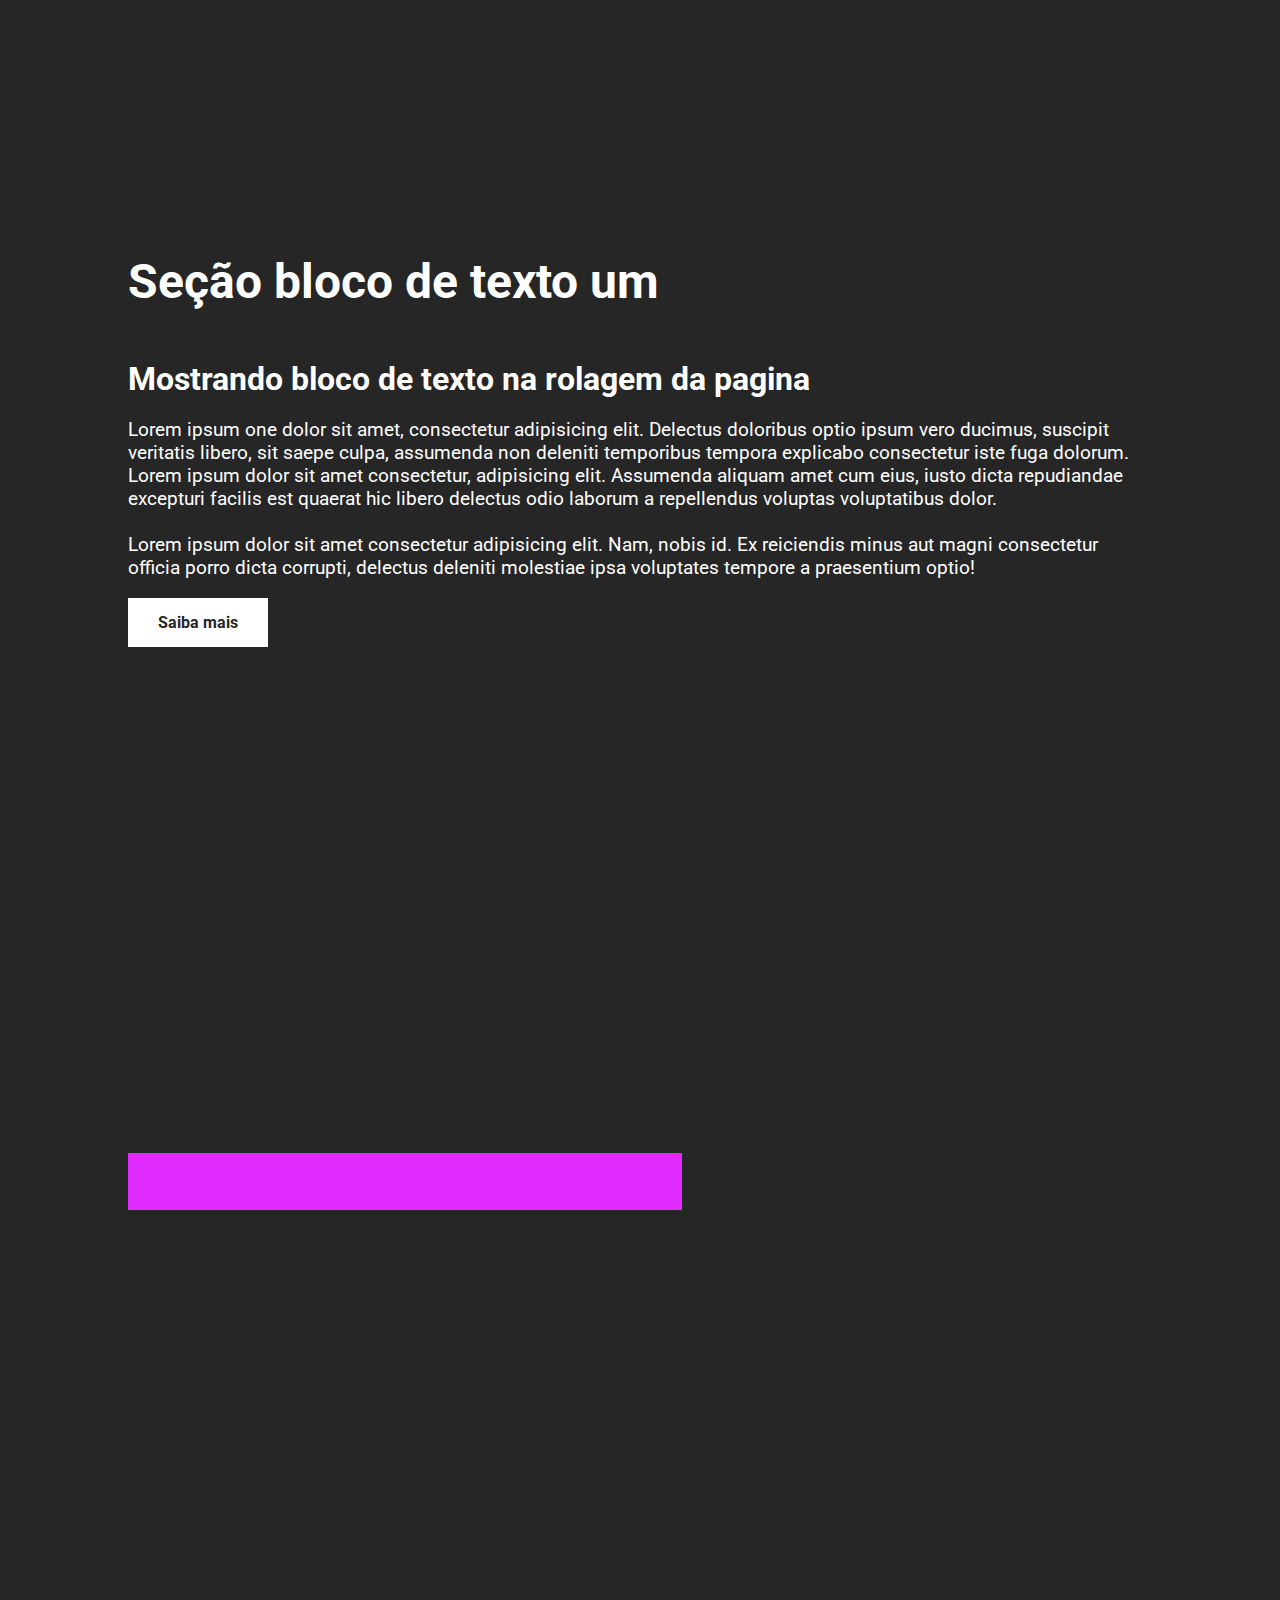
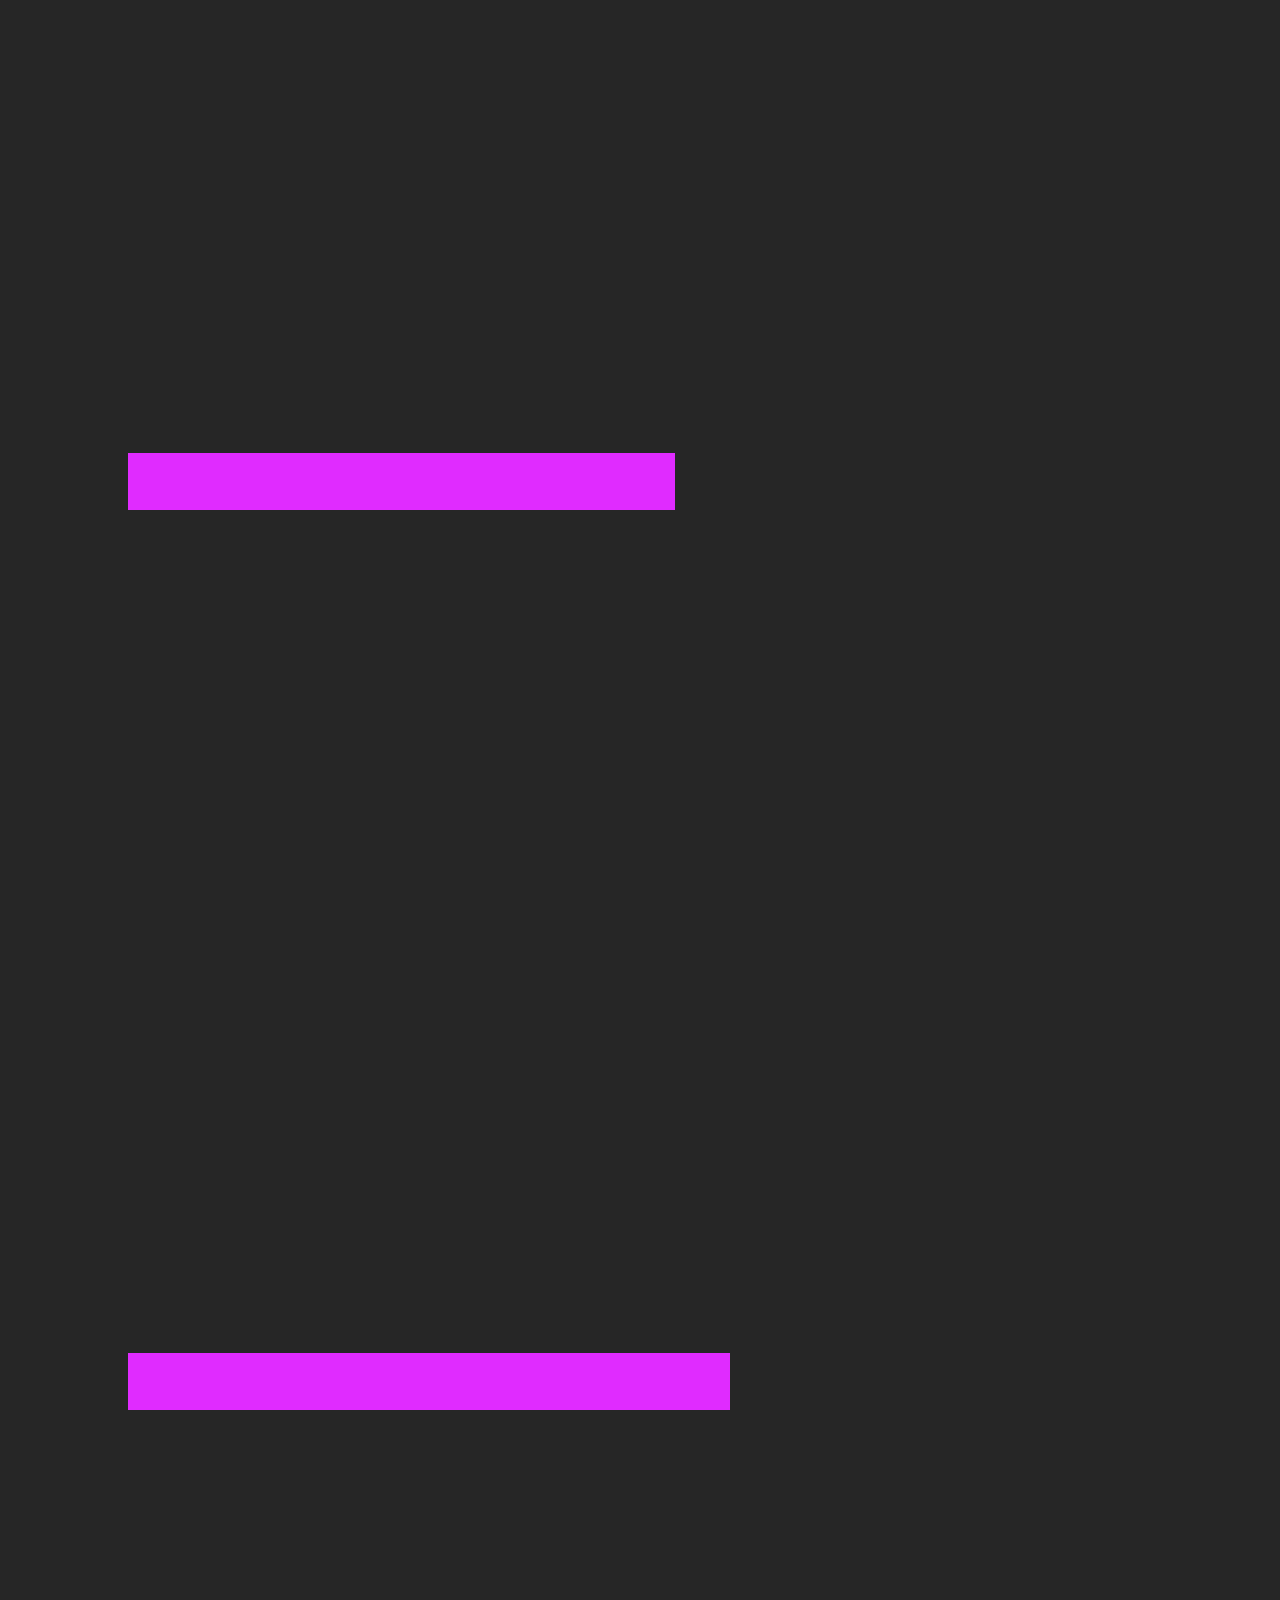
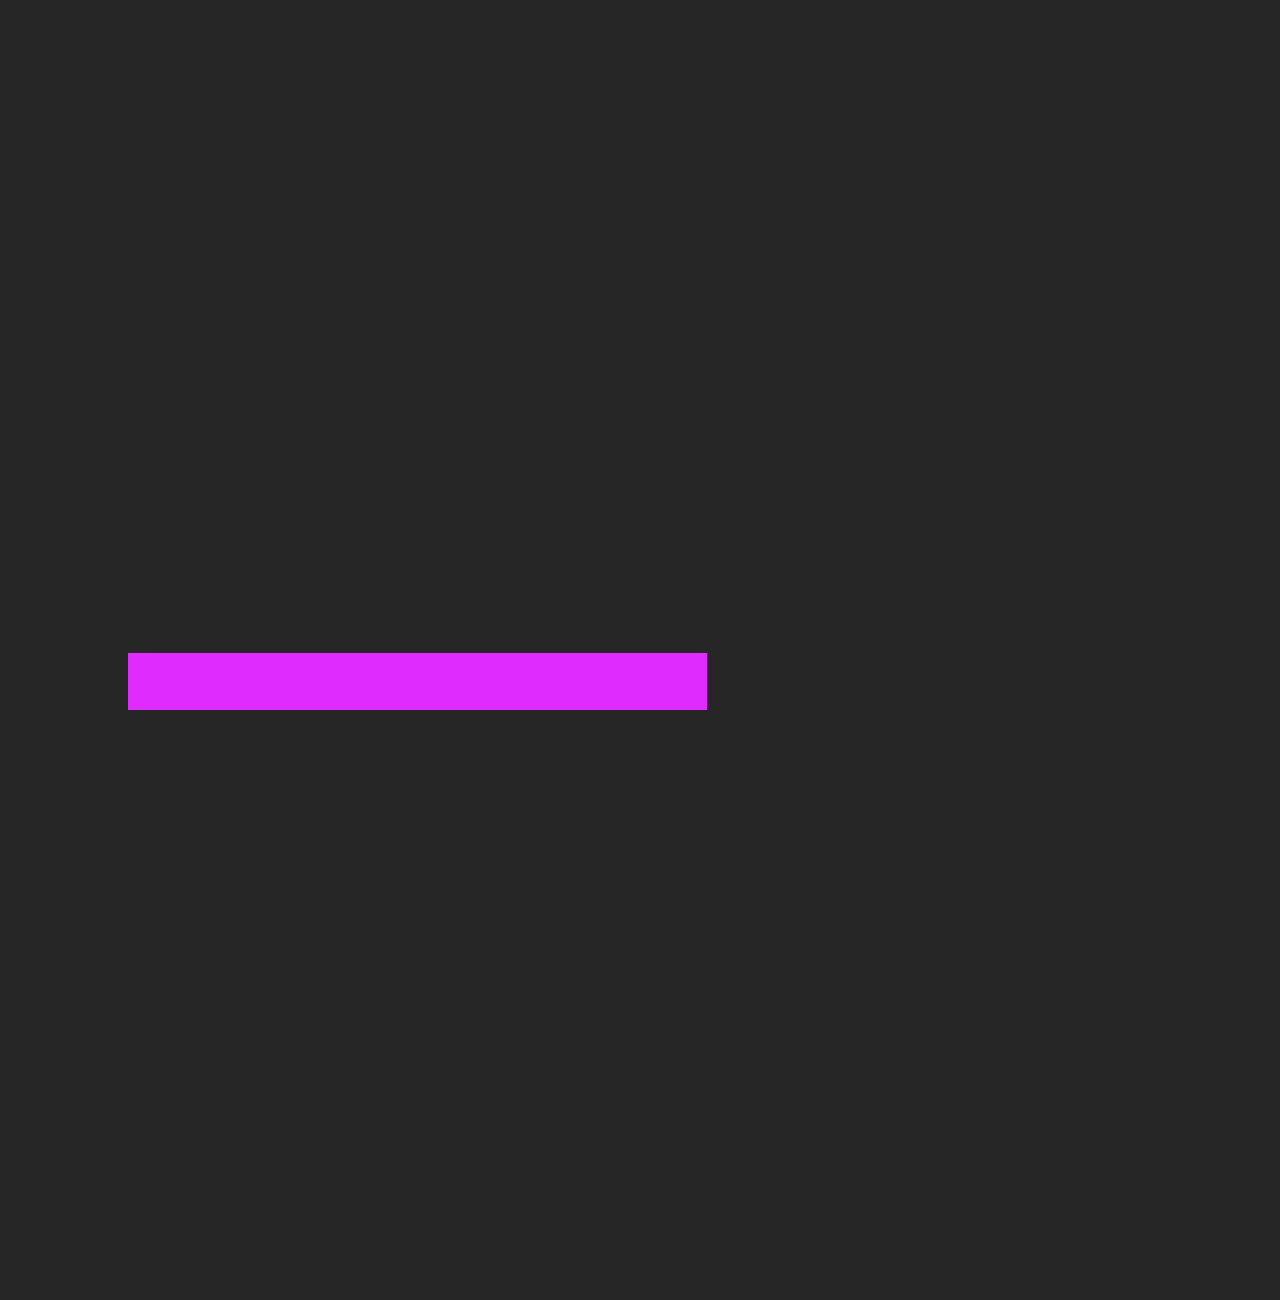
<file: AnimationScroll/index.html>
<!DOCTYPE html>
<html lang="en">
<head>
  <meta charset="UTF-8">
  <meta name="viewport" content="width=device-width, initial-scale=1.0">
  <link href="https://fonts.googleapis.com/css2?family=Roboto:ital,wght@0,300;0,400;0,500;1,700&display=swap" rel="stylesheet">
  <link rel="stylesheet" href="style.css">

  <title>Animation on Scroll</title>
</head>
<body>
  <section>
    <div class="content">
      <h2>Seção bloco de texto um</h2>
      <h3>Mostrando bloco de texto na rolagem da pagina</h3>
      <p>Lorem ipsum one dolor sit amet, consectetur adipisicing elit. Delectus 
        doloribus optio ipsum vero ducimus, suscipit veritatis libero, sit 
        saepe culpa, assumenda non deleniti temporibus tempora explicabo 
        consectetur iste fuga dolorum. Lorem ipsum dolor sit amet consectetur, 
        adipisicing elit. Assumenda aliquam amet cum eius, iusto dicta 
        repudiandae excepturi facilis est quaerat hic libero delectus odio 
        laborum a repellendus voluptas voluptatibus dolor.<br><br>
        Lorem ipsum dolor sit amet consectetur adipisicing elit. Nam, nobis id. 
        Ex reiciendis minus aut magni consectetur officia porro dicta corrupti, 
        delectus deleniti molestiae ipsa voluptates tempore a praesentium optio!
      </p>
      <a href="#">Saiba mais</a>
    </div>
  </section>

  <section>
    <div class="content">
      <h2>Seção bloco de texto dois</h2>
      <h3>Mostrando bloco de texto na rolagem da pagina</h3>
      <p>Lorem ipsum two dolor sit amet, consectetur adipisicing elit. Delectus 
        doloribus optio ipsum vero ducimus, suscipit veritatis libero, sit 
        saepe culpa, assumenda non deleniti temporibus tempora explicabo 
        consectetur iste fuga dolorum. Lorem ipsum dolor sit amet consectetur, 
        adipisicing elit. Assumenda aliquam amet cum eius, iusto dicta 
        repudiandae excepturi facilis est quaerat hic libero delectus odio 
        laborum a repellendus voluptas voluptatibus dolor.<br><br>
        Lorem ipsum dolor sit amet consectetur adipisicing elit. Nam, nobis id. 
        Ex reiciendis minus aut magni consectetur officia porro dicta corrupti, 
        delectus deleniti molestiae ipsa voluptates tempore a praesentium optio!
      </p>
      <a href="#">Saiba mais</a>
    </div>
  </section>
  <section>
    <div class="content">
      <h2>Seção bloco de texto três</h2>
      <h3>Mostrando bloco de texto na rolagem da pagina</h3>
      <p>Lorem ipsum two dolor sit amet, consectetur adipisicing elit. Delectus 
        doloribus optio ipsum vero ducimus, suscipit veritatis libero, sit 
        saepe culpa, assumenda non deleniti temporibus tempora explicabo 
        consectetur iste fuga dolorum. Lorem ipsum dolor sit amet consectetur, 
        adipisicing elit. Assumenda aliquam amet cum eius, iusto dicta 
        repudiandae excepturi facilis est quaerat hic libero delectus odio 
        laborum a repellendus voluptas voluptatibus dolor.<br><br>
        Lorem ipsum dolor sit amet consectetur adipisicing elit. Nam, nobis id. 
        Ex reiciendis minus aut magni consectetur officia porro dicta corrupti, 
        delectus deleniti molestiae ipsa voluptates tempore a praesentium optio!
      </p>
      <a href="#">Saiba mais</a>
    </div>
  </section>
  <section>
    <div class="content">
      <h2>Seção bloco de texto quatro</h2>
      <h3>Mostrando bloco de texto na rolagem da pagina</h3>
      <p>Lorem ipsum two dolor sit amet, consectetur adipisicing elit. Delectus 
        doloribus optio ipsum vero ducimus, suscipit veritatis libero, sit 
        saepe culpa, assumenda non deleniti temporibus tempora explicabo 
        consectetur iste fuga dolorum. Lorem ipsum dolor sit amet consectetur, 
        adipisicing elit. Assumenda aliquam amet cum eius, iusto dicta 
        repudiandae excepturi facilis est quaerat hic libero delectus odio 
        laborum a repellendus voluptas voluptatibus dolor.<br><br>
        Lorem ipsum dolor sit amet consectetur adipisicing elit. Nam, nobis id. 
        Ex reiciendis minus aut magni consectetur officia porro dicta corrupti, 
        delectus deleniti molestiae ipsa voluptates tempore a praesentium optio!
      </p>
      <a href="#">Saiba mais</a>
    </div>
  </section>
  <section>
    <div class="content">
      <h2>Seção bloco de texto cinco</h2>
      <h3>Mostrando bloco de texto na rolagem da pagina</h3>
      <p>Lorem ipsum two dolor sit amet, consectetur adipisicing elit. Delectus 
        doloribus optio ipsum vero ducimus, suscipit veritatis libero, sit 
        saepe culpa, assumenda non deleniti temporibus tempora explicabo 
        consectetur iste fuga dolorum. Lorem ipsum dolor sit amet consectetur, 
        adipisicing elit. Assumenda aliquam amet cum eius, iusto dicta 
        repudiandae excepturi facilis est quaerat hic libero delectus odio 
        laborum a repellendus voluptas voluptatibus dolor.<br><br>
        Lorem ipsum dolor sit amet consectetur adipisicing elit. Nam, nobis id. 
        Ex reiciendis minus aut magni consectetur officia porro dicta corrupti, 
        delectus deleniti molestiae ipsa voluptates tempore a praesentium optio!
      </p>
      <a href="#">Saiba mais</a>
    </div>
  </section>
  <script src="scroll-out.js"></script>
  <script>
    ScrollOut({
      targets: 'h2, h3, p, a'
    })
  </script>
</body>
</html>
</file>
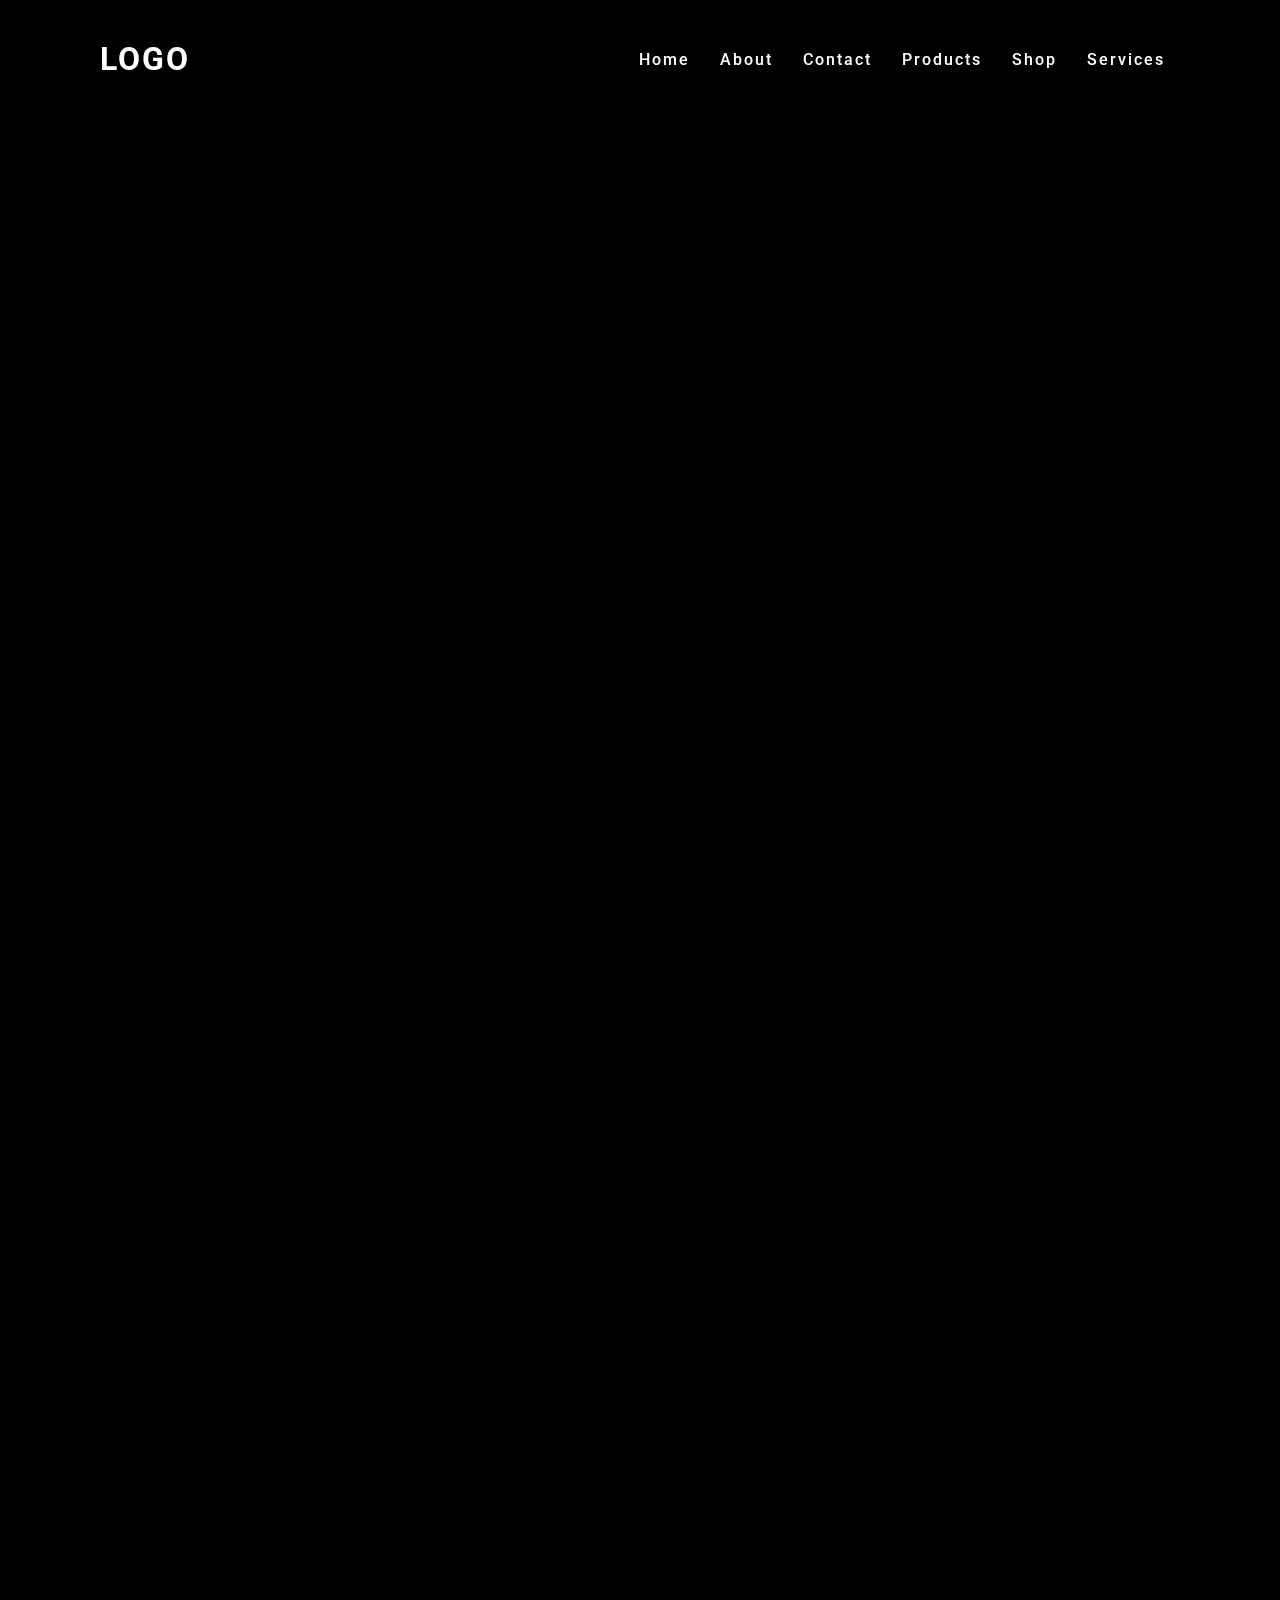
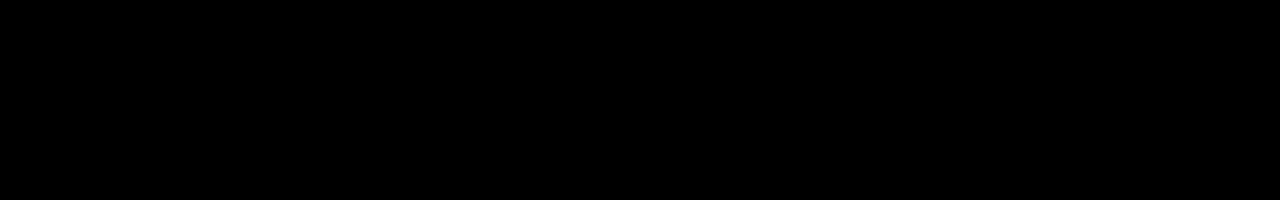
<file: FixedNavbarOnScroll/index.html>
<!DOCTYPE html>
<html lang="en">
<head>
  <meta charset="UTF-8">
  <meta name="viewport" content="width=device-width, initial-scale=1.0">
  <link href="https://fonts.googleapis.com/css2?family=Roboto:wght@300;400;500;700;900&display=swap" rel="stylesheet">
  <link rel="stylesheet" href="style.css">
  <script src="script.js" defer></script>

  <title>Fixed Navbar on Scroll</title>
</head>
<body>
  <header>
    <a href="#" class="logo">Logo</a>
    <ul>
      <li><a href="#">Home</a></li>
      <li><a href="#">About</a></li>
      <li><a href="#">Contact</a></li>
      <li><a href="#">Products</a></li>
      <li><a href="#">Shop</a></li>
      <li><a href="#">Services</a></li>
    </ul>
  </header>

  <section class="banner"></section>
  
</body>
</html>
</file>
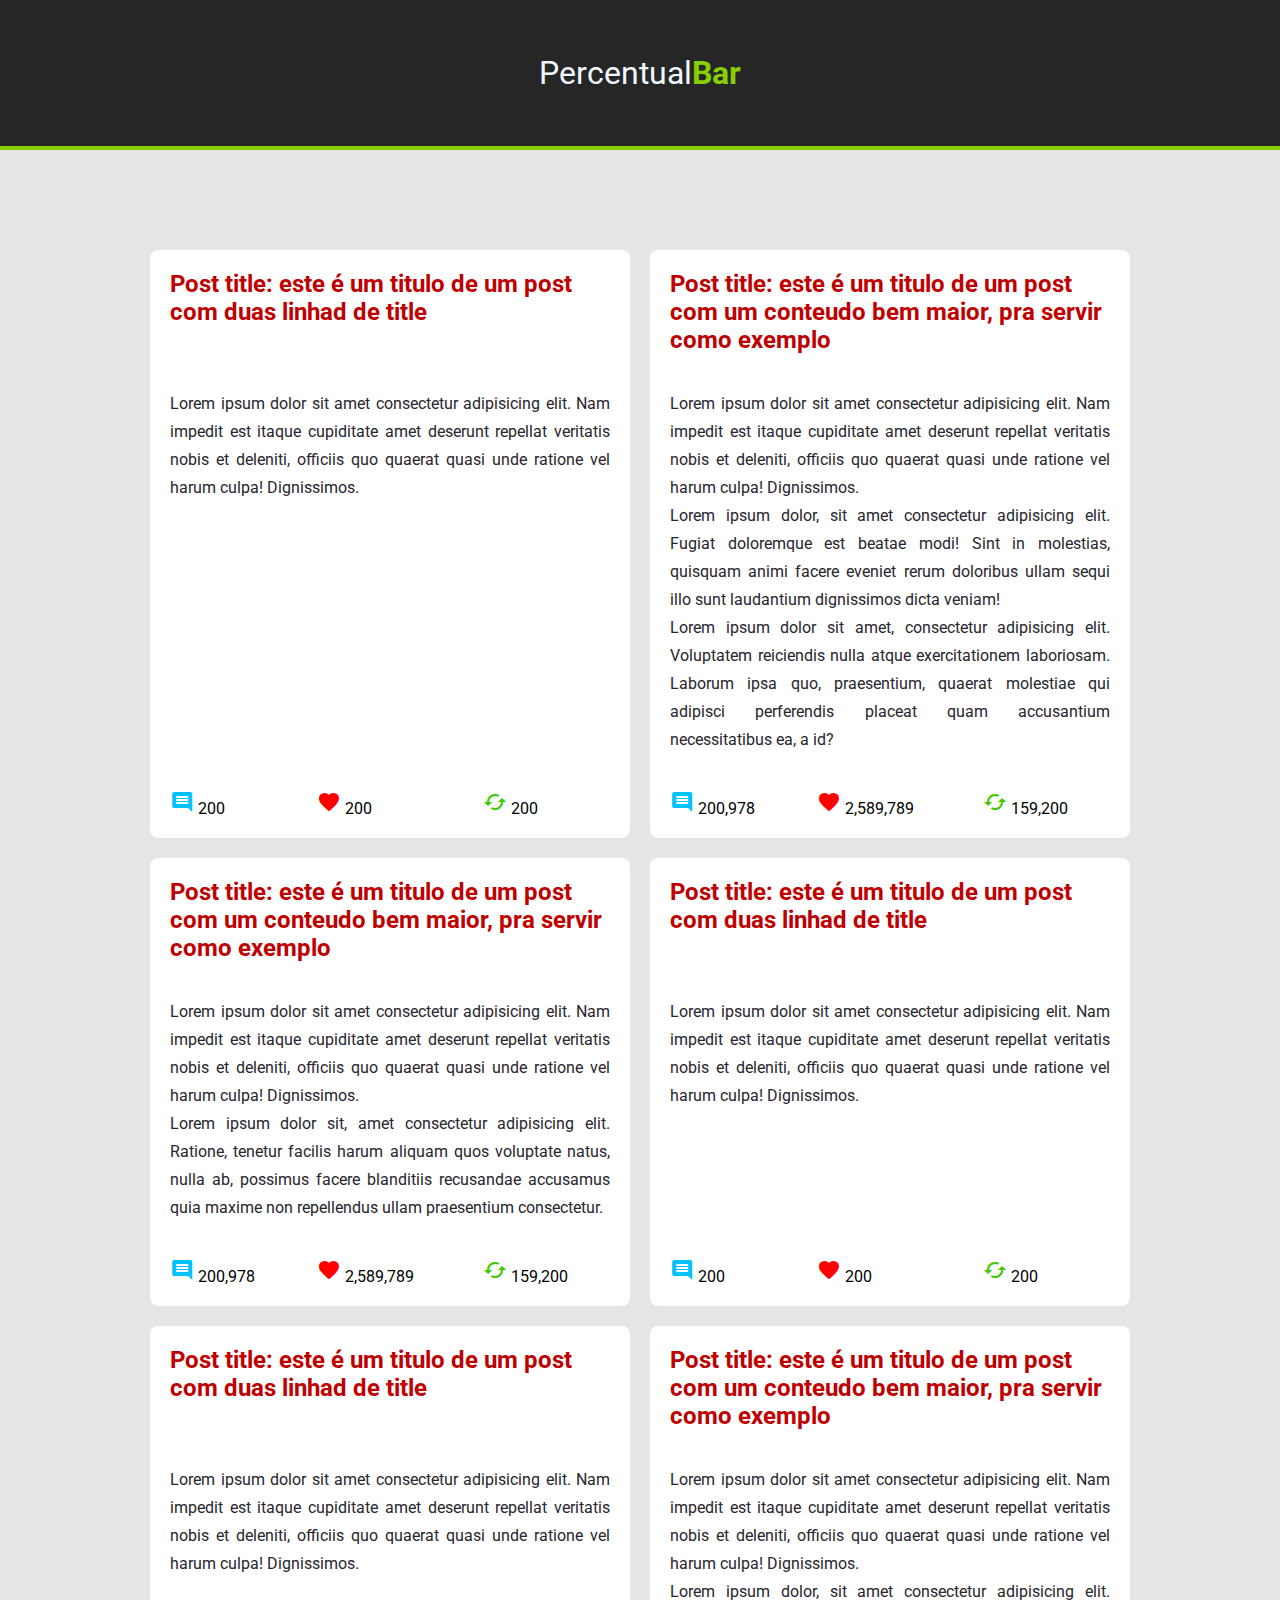
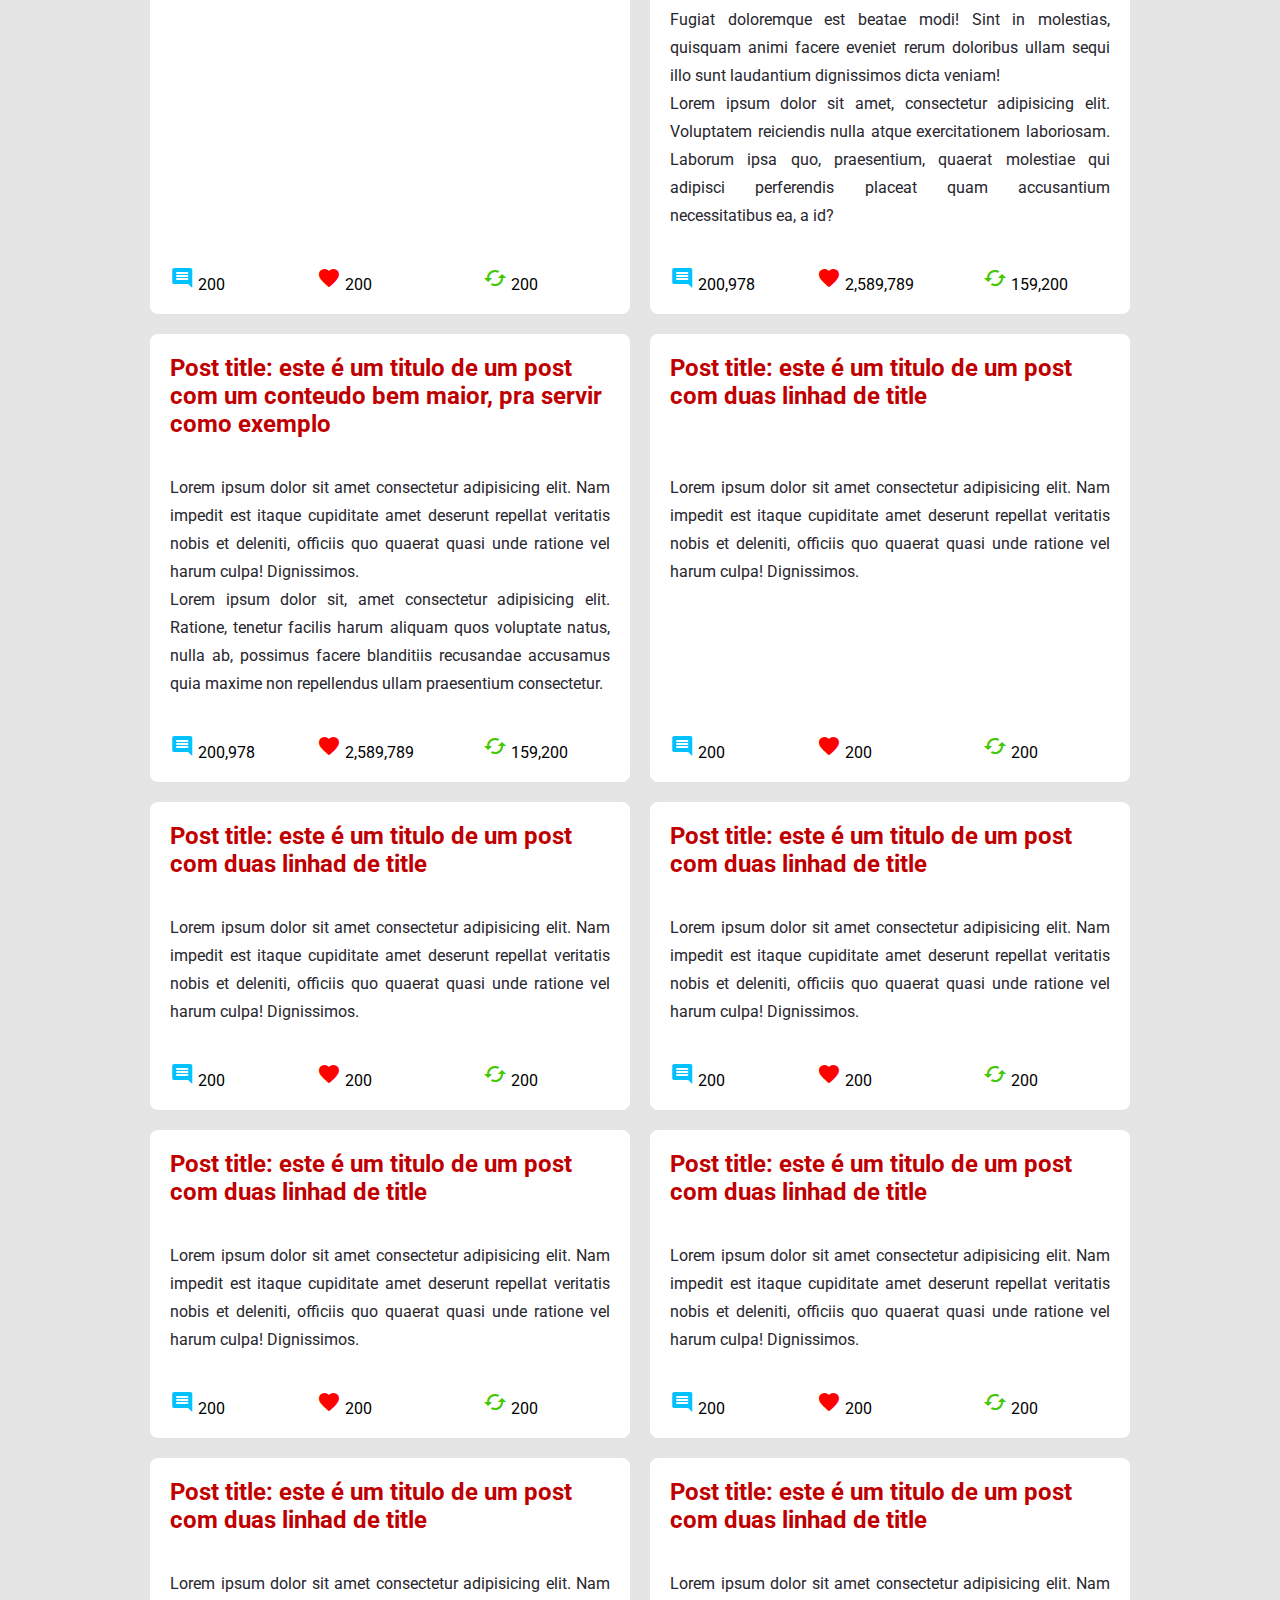
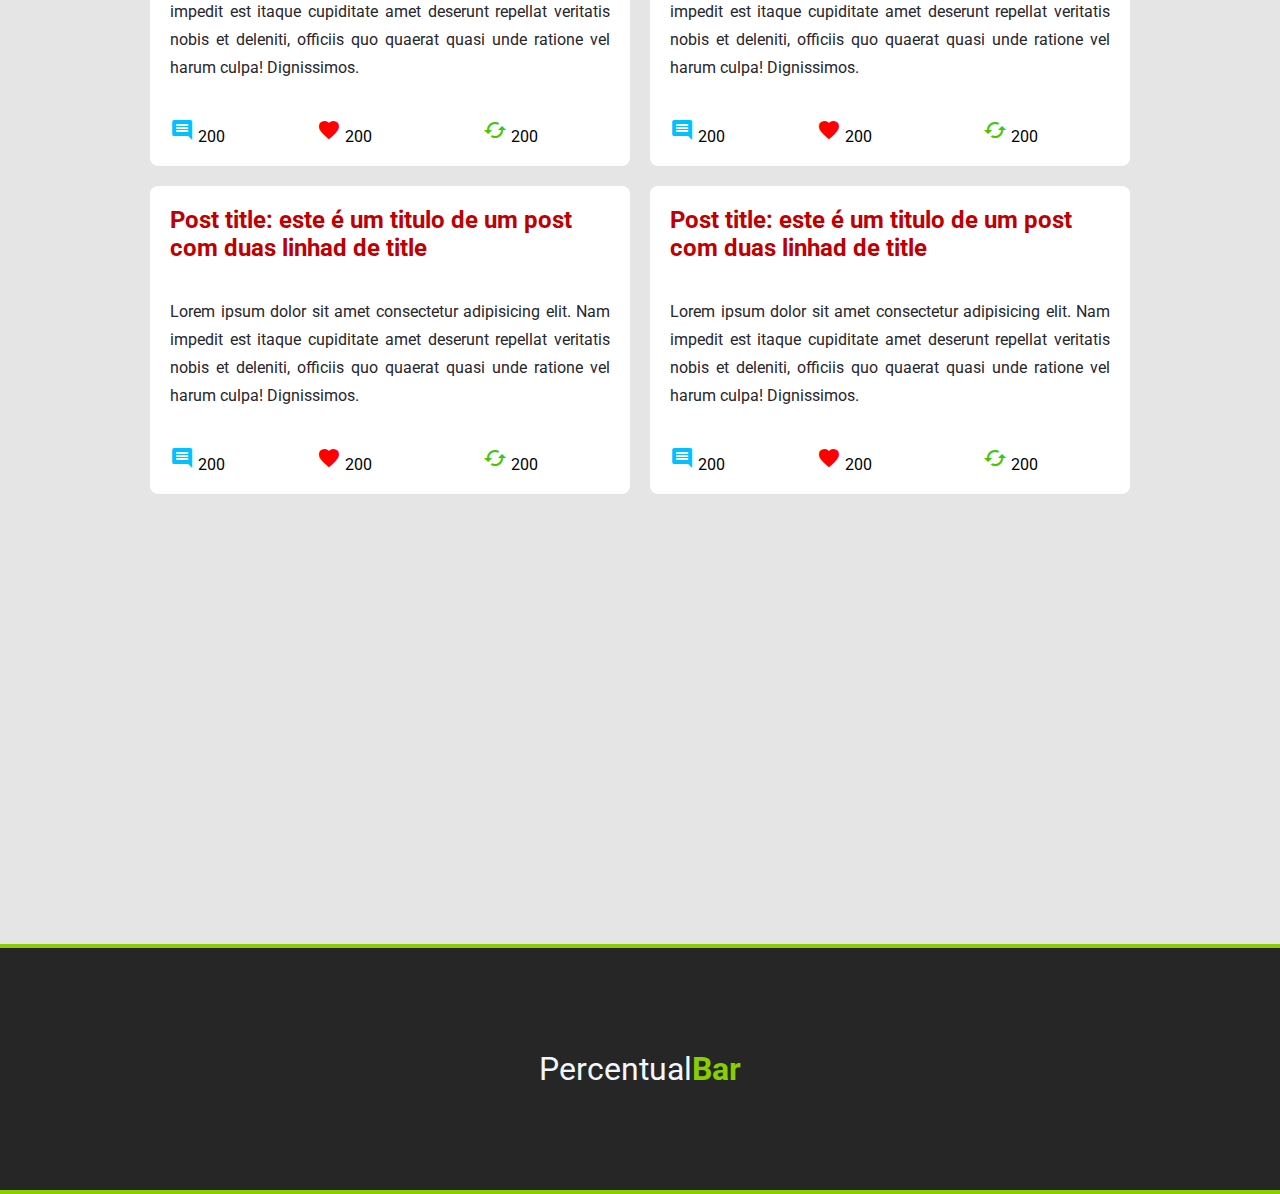
<file: PercentualBar/index.html>
<!DOCTYPE html>
<html lang="en">
<head>
  <meta charset="UTF-8">
  <meta name="viewport" content="width=device-width, initial-scale=1.0">
  <link href="https://fonts.googleapis.com/css2?family=Roboto:wght@400;700&display=swap" rel="stylesheet">
  <link href="https://fonts.googleapis.com/icon?family=Material+Icons" rel="stylesheet">
  <link rel="stylesheet" href="style.css">
  <script src="script.js" defer></script>
  <title>Barra de porcentagem</title>
</head>
<body>

  <header class="header">
    <nav>
      Percentual<span>Bar</span>
    </nav>
  </header>

  <main>

      <article class="publicacoes">
  
        <section class="publicacao">
          <h2 class="title">Post title: este é um titulo de um post com duas linhad de title</h2>
          <p>Lorem ipsum dolor sit amet consectetur adipisicing elit. Nam impedit est itaque cupiditate amet deserunt
            repellat veritatis nobis et deleniti, officiis quo quaerat quasi unde ratione vel harum culpa! Dignissimos.
          </p>
  
          <div class="icons">
            <span>
              <i class="material-icons comment comment">comment</i>
              200
            </span>
  
            <span>
              <i class="material-icons favorites favorites">favorites</i>
              200
            </span>
  
            <span>
              <i class="material-icons cached cached">cached</i>
              200
            </span>
          </div>
        </section>
  
        <section class="publicacao">
          <h2 class="title">Post title: este é um titulo de um post com um conteudo bem maior, pra servir como exemplo</h2>
          <p>Lorem ipsum dolor sit amet consectetur adipisicing elit. Nam impedit est itaque cupiditate amet deserunt
            repellat veritatis nobis et deleniti, officiis quo quaerat quasi unde ratione vel harum culpa! Dignissimos.
            <br>
            Lorem ipsum dolor, sit amet consectetur adipisicing elit. Fugiat doloremque est beatae modi! Sint in molestias, quisquam animi facere eveniet rerum doloribus ullam sequi illo sunt laudantium dignissimos dicta veniam!
            <br>
            Lorem ipsum dolor sit amet, consectetur adipisicing elit. Voluptatem reiciendis nulla atque exercitationem laboriosam. Laborum ipsa quo, praesentium, quaerat molestiae qui adipisci perferendis placeat quam accusantium necessitatibus ea, a id?
  
          </p>
  
          <div class="icons">
            <span>
              <i class="material-icons comment">comment</i>
              200,978
            </span>
  
            <span>
              <i class="material-icons favorites">favorites</i>
              2,589,789
            </span>
  
            <span>
              <i class="material-icons cached">cached</i>
              159,200
            </span>
          </div>
        </section>
  
        <section class="publicacao">
          <h2 class="title">Post title: este é um titulo de um post com um conteudo bem maior, pra servir como exemplo</h2>
          <p>Lorem ipsum dolor sit amet consectetur adipisicing elit. Nam impedit est itaque cupiditate amet deserunt
            repellat veritatis nobis et deleniti, officiis quo quaerat quasi unde ratione vel harum culpa! Dignissimos.
            <br> Lorem ipsum dolor sit, amet consectetur adipisicing elit. Ratione, tenetur facilis harum aliquam quos voluptate natus, nulla ab, possimus facere blanditiis recusandae accusamus quia maxime non repellendus ullam praesentium consectetur.
          </p>
  
          <div class="icons">
            <span>
              <i class="material-icons comment">comment</i>
              200,978
            </span>
  
            <span>
              <i class="material-icons favorites">favorites</i>
              2,589,789
            </span>
  
            <span>
              <i class="material-icons cached">cached</i>
              159,200
            </span>
          </div>
        </section>
  
        <section class="publicacao">
          <h2 class="title">Post title: este é um titulo de um post com duas linhad de title</h2>
          <p>Lorem ipsum dolor sit amet consectetur adipisicing elit. Nam impedit est itaque cupiditate amet deserunt
            repellat veritatis nobis et deleniti, officiis quo quaerat quasi unde ratione vel harum culpa! Dignissimos.
          </p>
  
          <div class="icons">
            <span>
              <i class="material-icons comment">comment</i>
              200
            </span>
  
            <span>
              <i class="material-icons favorites">favorites</i>
              200
            </span>
  
            <span>
              <i class="material-icons cached">cached</i>
              200
            </span>
          </div>
        </section>
          
        <section class="publicacao">
          <h2 class="title">Post title: este é um titulo de um post com duas linhad de title</h2>
          <p>Lorem ipsum dolor sit amet consectetur adipisicing elit. Nam impedit est itaque cupiditate amet deserunt
            repellat veritatis nobis et deleniti, officiis quo quaerat quasi unde ratione vel harum culpa! Dignissimos.
          </p>
  
          <div class="icons">
            <span>
              <i class="material-icons comment comment">comment</i>
              200
            </span>
  
            <span>
              <i class="material-icons favorites favorites">favorites</i>
              200
            </span>
  
            <span>
              <i class="material-icons cached cached">cached</i>
              200
            </span>
          </div>
        </section>
  
        <section class="publicacao">
          <h2 class="title">Post title: este é um titulo de um post com um conteudo bem maior, pra servir como exemplo</h2>
          <p>Lorem ipsum dolor sit amet consectetur adipisicing elit. Nam impedit est itaque cupiditate amet deserunt
            repellat veritatis nobis et deleniti, officiis quo quaerat quasi unde ratione vel harum culpa! Dignissimos.
            <br>
            Lorem ipsum dolor, sit amet consectetur adipisicing elit. Fugiat doloremque est beatae modi! Sint in molestias, quisquam animi facere eveniet rerum doloribus ullam sequi illo sunt laudantium dignissimos dicta veniam!
            <br>
            Lorem ipsum dolor sit amet, consectetur adipisicing elit. Voluptatem reiciendis nulla atque exercitationem laboriosam. Laborum ipsa quo, praesentium, quaerat molestiae qui adipisci perferendis placeat quam accusantium necessitatibus ea, a id?
  
          </p>
  
          <div class="icons">
            <span>
              <i class="material-icons comment">comment</i>
              200,978
            </span>
  
            <span>
              <i class="material-icons favorites">favorites</i>
              2,589,789
            </span>
  
            <span>
              <i class="material-icons cached">cached</i>
              159,200
            </span>
          </div>
        </section>
  
        <section class="publicacao">
          <h2 class="title">Post title: este é um titulo de um post com um conteudo bem maior, pra servir como exemplo</h2>
          <p>Lorem ipsum dolor sit amet consectetur adipisicing elit. Nam impedit est itaque cupiditate amet deserunt
            repellat veritatis nobis et deleniti, officiis quo quaerat quasi unde ratione vel harum culpa! Dignissimos.
            <br> Lorem ipsum dolor sit, amet consectetur adipisicing elit. Ratione, tenetur facilis harum aliquam quos voluptate natus, nulla ab, possimus facere blanditiis recusandae accusamus quia maxime non repellendus ullam praesentium consectetur.
          </p>
  
          <div class="icons">
            <span>
              <i class="material-icons comment">comment</i>
              200,978
            </span>
  
            <span>
              <i class="material-icons favorites">favorites</i>
              2,589,789
            </span>
  
            <span>
              <i class="material-icons cached">cached</i>
              159,200
            </span>
          </div>
        </section>
  
        <section class="publicacao">
          <h2 class="title">Post title: este é um titulo de um post com duas linhad de title</h2>
          <p>Lorem ipsum dolor sit amet consectetur adipisicing elit. Nam impedit est itaque cupiditate amet deserunt
            repellat veritatis nobis et deleniti, officiis quo quaerat quasi unde ratione vel harum culpa! Dignissimos.
          </p>
  
          <div class="icons">
            <span>
              <i class="material-icons comment">comment</i>
              200
            </span>
  
            <span>
              <i class="material-icons favorites">favorites</i>
              200
            </span>
  
            <span>
              <i class="material-icons cached">cached</i>
              200
            </span>
          </div>
        </section>
        
        <section class="publicacao">
          <h2 class="title">Post title: este é um titulo de um post com duas linhad de title</h2>
          <p>Lorem ipsum dolor sit amet consectetur adipisicing elit. Nam impedit est itaque cupiditate amet deserunt
            repellat veritatis nobis et deleniti, officiis quo quaerat quasi unde ratione vel harum culpa! Dignissimos.
          </p>
  
          <div class="icons">
            <span>
              <i class="material-icons comment">comment</i>
              200
            </span>
  
            <span>
              <i class="material-icons favorites">favorites</i>
              200
            </span>
  
            <span>
              <i class="material-icons cached">cached</i>
              200
            </span>
          </div>
        </section>
        
        <section class="publicacao">
          <h2 class="title">Post title: este é um titulo de um post com duas linhad de title</h2>
          <p>Lorem ipsum dolor sit amet consectetur adipisicing elit. Nam impedit est itaque cupiditate amet deserunt
            repellat veritatis nobis et deleniti, officiis quo quaerat quasi unde ratione vel harum culpa! Dignissimos.
          </p>
  
          <div class="icons">
            <span>
              <i class="material-icons comment">comment</i>
              200
            </span>
  
            <span>
              <i class="material-icons favorites">favorites</i>
              200
            </span>
  
            <span>
              <i class="material-icons cached">cached</i>
              200
            </span>
          </div>
        </section>
        
        <section class="publicacao">
          <h2 class="title">Post title: este é um titulo de um post com duas linhad de title</h2>
          <p>Lorem ipsum dolor sit amet consectetur adipisicing elit. Nam impedit est itaque cupiditate amet deserunt
            repellat veritatis nobis et deleniti, officiis quo quaerat quasi unde ratione vel harum culpa! Dignissimos.
          </p>
  
          <div class="icons">
            <span>
              <i class="material-icons comment">comment</i>
              200
            </span>
  
            <span>
              <i class="material-icons favorites">favorites</i>
              200
            </span>
  
            <span>
              <i class="material-icons cached">cached</i>
              200
            </span>
          </div>
        </section>
        
        <section class="publicacao">
          <h2 class="title">Post title: este é um titulo de um post com duas linhad de title</h2>
          <p>Lorem ipsum dolor sit amet consectetur adipisicing elit. Nam impedit est itaque cupiditate amet deserunt
            repellat veritatis nobis et deleniti, officiis quo quaerat quasi unde ratione vel harum culpa! Dignissimos.
          </p>
  
          <div class="icons">
            <span>
              <i class="material-icons comment">comment</i>
              200
            </span>
  
            <span>
              <i class="material-icons favorites">favorites</i>
              200
            </span>
  
            <span>
              <i class="material-icons cached">cached</i>
              200
            </span>
          </div>
        </section>
    
        <section class="publicacao">
          <h2 class="title">Post title: este é um titulo de um post com duas linhad de title</h2>
          <p>Lorem ipsum dolor sit amet consectetur adipisicing elit. Nam impedit est itaque cupiditate amet deserunt
            repellat veritatis nobis et deleniti, officiis quo quaerat quasi unde ratione vel harum culpa! Dignissimos.
          </p>
  
          <div class="icons">
            <span>
              <i class="material-icons comment">comment</i>
              200
            </span>
  
            <span>
              <i class="material-icons favorites">favorites</i>
              200
            </span>
  
            <span>
              <i class="material-icons cached">cached</i>
              200
            </span>
          </div>
        </section>

        <section class="publicacao">
          <h2 class="title">Post title: este é um titulo de um post com duas linhad de title</h2>
          <p>Lorem ipsum dolor sit amet consectetur adipisicing elit. Nam impedit est itaque cupiditate amet deserunt
            repellat veritatis nobis et deleniti, officiis quo quaerat quasi unde ratione vel harum culpa! Dignissimos.
          </p>
  
          <div class="icons">
            <span>
              <i class="material-icons comment">comment</i>
              200
            </span>
  
            <span>
              <i class="material-icons favorites">favorites</i>
              200
            </span>
  
            <span>
              <i class="material-icons cached">cached</i>
              200
            </span>
          </div>
        </section>
        
        <section class="publicacao">
          <h2 class="title">Post title: este é um titulo de um post com duas linhad de title</h2>
          <p>Lorem ipsum dolor sit amet consectetur adipisicing elit. Nam impedit est itaque cupiditate amet deserunt
            repellat veritatis nobis et deleniti, officiis quo quaerat quasi unde ratione vel harum culpa! Dignissimos.
          </p>
  
          <div class="icons">
            <span>
              <i class="material-icons comment">comment</i>
              200
            </span>
  
            <span>
              <i class="material-icons favorites">favorites</i>
              200
            </span>
  
            <span>
              <i class="material-icons cached">cached</i>
              200
            </span>
          </div>
        </section>

        <section class="publicacao">
          <h2 class="title">Post title: este é um titulo de um post com duas linhad de title</h2>
          <p>Lorem ipsum dolor sit amet consectetur adipisicing elit. Nam impedit est itaque cupiditate amet deserunt
            repellat veritatis nobis et deleniti, officiis quo quaerat quasi unde ratione vel harum culpa! Dignissimos.
          </p>
  
          <div class="icons">
            <span>
              <i class="material-icons comment">comment</i>
              200
            </span>
  
            <span>
              <i class="material-icons favorites">favorites</i>
              200
            </span>
  
            <span>
              <i class="material-icons cached">cached</i>
              200
            </span>
          </div>
        </section>
     
      </article>
      
  </main>

  <footer class="footer">Percentual<span>Bar</span></footer>
  
</body>
</html>
</file>
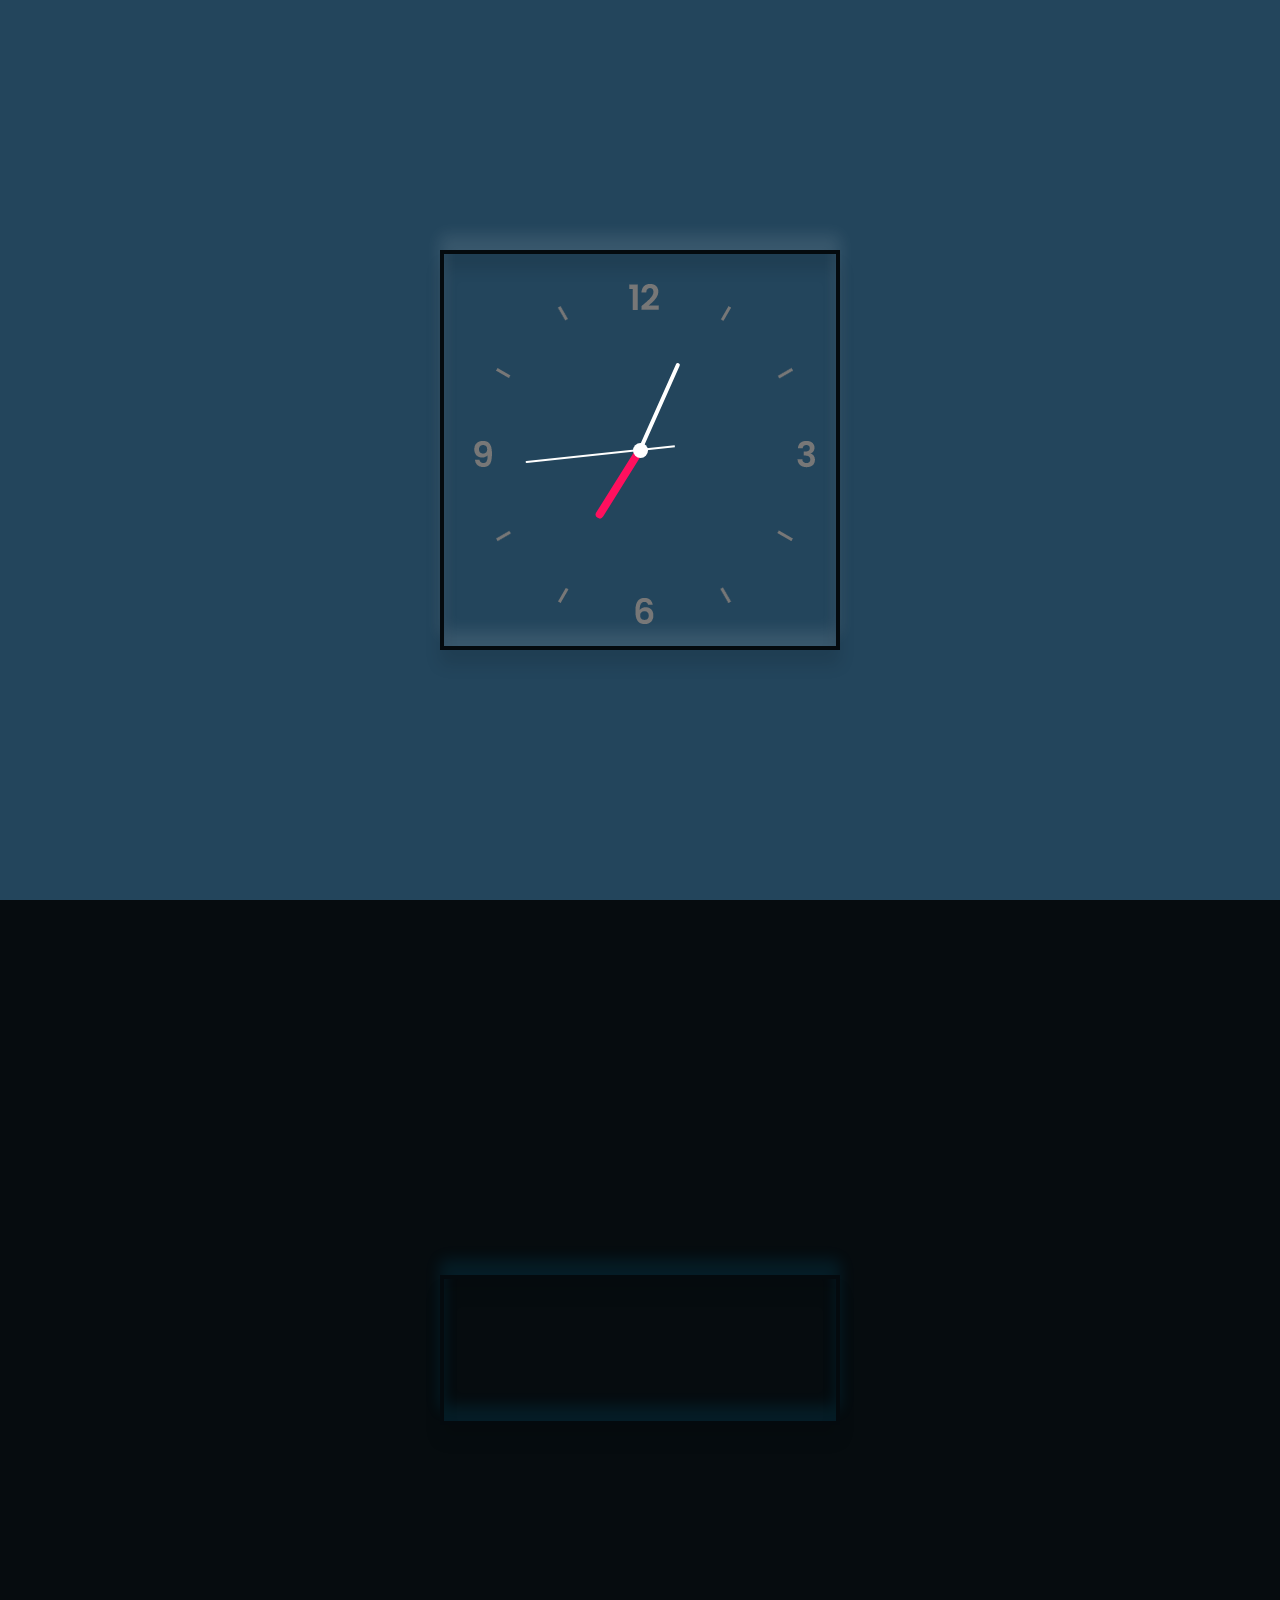
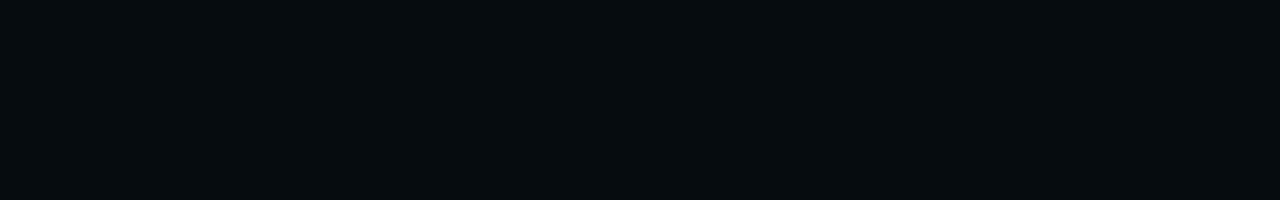
<file: Relogio/index.html>
<!DOCTYPE html>
<html lang="en">

<head>
  <meta charset="UTF-8">
  <meta name="viewport" content="width=device-width, initial-scale=1.0">
  <link rel="stylesheet" href="style.css">
  <title>Relogio Analogico com Javascript</title>
</head>

<body>

  <div class="container">

    <div class="clockAnalogic">
      <div class="hour">
        <div class="hh" id="hh"></div>
      </div>
      <div class="min">
        <div class="mm" id="mm"></div>
      </div>
      <div class="sec">
        <div class="ss" id="ss"></div>
      </div>
    </div>

  </div>


  <div class="container">
    <div id="clockDigital">
    </div>
  </div>

  <script src="script.js"></script>

</body>

</html>
</file>
<file: AnimationScroll/style.css>
body {
  margin: 0;
  padding: 0;
  font-family: 'Roboto', sans-serif;
}

section {
  position: relative;
  width: 100%;
  height: 100vh;
  display: flex;
  justify-content: center;
  align-items: center;
  background: #262626;
  color: #fff;
}

section .content {
  max-width: 80%;
}

section .content h2 {
  position: relative;
  margin: 0;
  display: inline-block;
  font-size: 3em;
  transition: 0.5s;
  transform-origin: left;
  transform: scaleX(1);
}

section .content h2[data-scroll='in'] {
  transform: scaleX(1);
}


section .content h2::before {
  content: '';
  position: absolute;
  top: 0;
  left: 0;
  width: 100%;
  height: 100%;
  background: #e02bff;
  transform-origin: right;
  transition: 0.5s;

}

section .content h2[data-scroll='in']::before {
  transform: scaleX(0);
  transition-delay: 0.5s;
}

section .content h3 {
  position: relative;
  margin: 50px 0 0;
  display: inline-block;
  font-size: 2em;
  transition: 0.5s;
  transform-origin: right;
  transform: scaleX(0);
}

section .content h3[data-scroll='in'] {
  transform: scaleX(1);
  transition-delay: 1s;
}

section .content h3::before {
  content: '';
  position: absolute;
  top: 0;
  left: 0;
  width: 100%;
  height: 100%;
  background: #ffeb3b;
  transform-origin: left;
  transition: 0.5s;
}

section .content h3[data-scroll='in']:before {
  transform: scaleX(0);
  transition-delay: 1.5s;
}

section .content p {
  font-size: 1.2em;
  transition: 1s;
  opacity: 0;
}

section .content p[data-scroll='in'] {
  opacity: 1;
  transition-delay: 1s;
}

section .content a {
  position: relative;
  background: #fff;
  color: #262626;
  padding: 15px 30px;
  font-size: 16px;
  display: inline-block;
  text-decoration: none;
  font-weight: 700;
  transition: 1s;
  transform: translateX(100px);
  opacity: 0;
}

section .content a[data-scroll='in'] {
  transform: translateX(0);
  transition-delay: 1s;
  opacity: 1;
}
</file>
<file: FixedNavbarOnScroll/style.css>
* {
  margin: 0;
  padding: 0;
  font-family: 'Roboto', sans-serif;
  box-sizing: border-box;
  text-decoration: none;
  list-style: none;
}

body {
  background: #000;
  min-height: 200vh;
}

header {
   position: fixed;
   top: 0;
   left: 0;
   width: 100%;
   display: flex;
   justify-content: space-between;
   align-items: center;
   transition: 0.6s;
   padding: 40px 100px;
   z-index: 10;
}

header.sticky {
  padding: 5px 100px;
  background: #fff;
}

header .logo {
  position: relative;
  font-weight: 700;
  color: #fff;
  font-size: 2em;
  text-transform: uppercase;
  letter-spacing: 2px;
  transition: 0.6s;
}

header ul {
  position: relative;
  display: flex;
  justify-content: center;
  align-items: center;
}

header ul li {
  position: relative;
}

header ul li a {
  position: relative;
  margin: 0 15px;
  color: #fff;
  letter-spacing: 2px;
  font-weight: 500;
  transition: 0.6s;
}

.banner {
  position: relative;
  width: 100%;
  height: 100vh;
  background: url(https://images.unsplash.com/photo-1484950763426-56b5bf172dbb?ixlib=rb-1.2.1&ixid=eyJhcHBfaWQiOjEyMDd9&auto=format&fit=crop&w=1350&q=80);
  background-size: cover;
}

header.sticky .logo,
header.sticky ul li a {
  color: #000;
}
</file>
<file: PercentualBar/style.css>
:root {
  --textColor: #28262E;
  --titleColor: #3E3B47;
}
* {
  margin: 0;
  padding: 0;
  box-sizing: border-box;
}

body {
  font-family: 'Roboto', sans-serif;
  background-color: #E5E5E5;
  height: 100vh;

}

.header, .footer {
  height: 150px;
  font-size: 32px;

  border-bottom: #88ce02 solid 4px;
  background-color: #262626;
  display: flex;
  align-items: center;
  justify-content: center;
  color: aliceblue;

  margin-bottom: 100px;
}
.header span {
  color: #88ce02;
  font-weight: bold;
}


main {
  max-width: 980px;
  width: 90%;
  margin: auto;
}

article.publicacoes {
  display: grid;
  grid-template-columns: repeat(6 , 1fr);

  grid-template-rows: repeat(1, auto 1fr auto);
  gap: 20px;
}

section.publicacao {
  padding: 20px;
  background: #fff;
  box-shadow: 0 2px 2px -2px rgba(197,194,194, 0.2);

  border-radius: 8px;

  display: grid;
  grid-row: span 3;

  grid-template-rows: auto 1fr auto;
  grid-template-rows: subgrid;

  grid-column:  span 3;
  grid-template-columns:  repeat(3, 1fr);
  grid-template-columns: subgrid;

}
section.publicacao .title {
  color: #c00000;
  font-size: 24px;
  grid-column: span 3;
}

section.publicacao p {
  line-height: 28px;
  color: var(--textColor);
  text-align: justify;
  grid-column: span 3;
  margin: 16px 0;
}

section.publicacao .icons {
  grid-column:  span 3;
  grid-template-columns:  repeat(3, 1fr);
  
  justify-content: center;
  align-items: center;

  display: grid;
  grid-template-columns: subgrid;
}
section.publicacao .icons i {
  width: 24px;
  height: 24px;
}


section.publicacao span {
  margin-right: 20px;

  text-align: left;
  margin: 0;
  cursor: pointer;
}

section.publicacao span .comment {
  color: #00c2ff;
}

section.publicacao span .favorites {
  color: #ff0000;
}

section.publicacao span .cached {
  color: #40c800;
}


.footer {
  height: 250px;
  background-color: #262626;
  border-top: #88ce02 solid 4px;

  display: flex;
  justify-content: center;
  align-items: center;
  top: auto;
  margin-bottom: 0;
  margin-top: 450px;
}

.footer span {
  color: #88ce02;
  font-weight: bold;
}


@media screen and (max-width: 850px) {
  .publicacoes {
    grid-template-columns: repeat(3, 1fr);
  }

  .publicacao {
    grid-template-rows: auto 1fr auto;
  }
}
</file>
<file: Relogio/style.css>
*{
  margin: 0;
  padding: 0;
  box-sizing: border-box;
 }

 body {
  /* display: flex;
  justify-content: center;
  align-items: center;
  min-height: 100vh; */
  /* background: hsl(204, 45%, 25%); */
 }
.container {
  display: flex;
  justify-content: center;
  align-items: center;
  min-height: 100vh;
  background: hsl(204, 45%, 25%);
  
}

 .clockAnalogic {
  width: 400px;
  height: 400px;
  display: flex;
  justify-content: center;
  align-items: center;
  align-items: center;
  background: url(clock.png);
  border: 4px solid  #040a0e;
  box-shadow: 0 -15px 15px rgba(255,255,255, 0.1),
              inset 0 -15px 15px rgba(255,255,255, 0.1),
              0 15px 15px rgba(0,0,0, 0.1),
              inset 0 15px 15px rgba(0,0,0, 0.1);
 }

 .clockAnalogic:before {
   content: '';
   position: absolute;
   width: 15px;
   height: 15px;
   background: #ffffff;
   border-radius: 50%;
   z-index: 100;
 }

 .clockAnalogic .hour,
 .clockAnalogic .min,
 .clockAnalogic .sec {
   position: absolute;
 }

 .clockAnalogic .hour, .hh {
   width: 160px;
   height: 160px;
 }

 .clockAnalogic .min, .mm {
  width: 190px;
  height: 190px;
}

.clockAnalogic .sec, .ss {
  width: 230px;
  height: 230px;
}

.hh, .mm, .ss {
  display: flex;
  justify-content: center;
  position: absolute;
  border-radius: 50%;
}

.hh::before {
  content: '';
  position: absolute;
  width: 8px;
  height: 80px;
  background: #ff105e;
  z-index: 10;
  border-radius:  6px 6px 0 0;
}

.mm::before {
  content: '';
  position: absolute;
  width: 4px;
  height: 90px;
  background: #fff;
  z-index: 11;
  border-radius:  6px 6px 0 0;
}

.ss::before {
  content: '';
  position: absolute;
  width: 2px;
  height: 150px;
  background: #fff;
  z-index: 12;
  border-radius:  6px 6px 0 0;
}
.container:nth-child(2) {
   background: hsl(200, 43%, 4%);
 }

#clockDigital {
  width: 400px;
  height: 150px;

  display: flex;
  justify-content: center;
  align-items: center;
  align-items: center;

  font-size: 46px;
  color: deepskyblue;
  letter-spacing: 4px;

  border: 4px solid  #040a0e;
  box-shadow: 0 -15px 15px rgba(0,191,255, 0.1),
              inset 0 -15px 15px rgba(0,191,255, 0.1),
              0 15px 15px rgba(0,0,0, 0.1),
              inset 0 15px 15px rgba(0,0,0, 0.1);
 }
</file>
